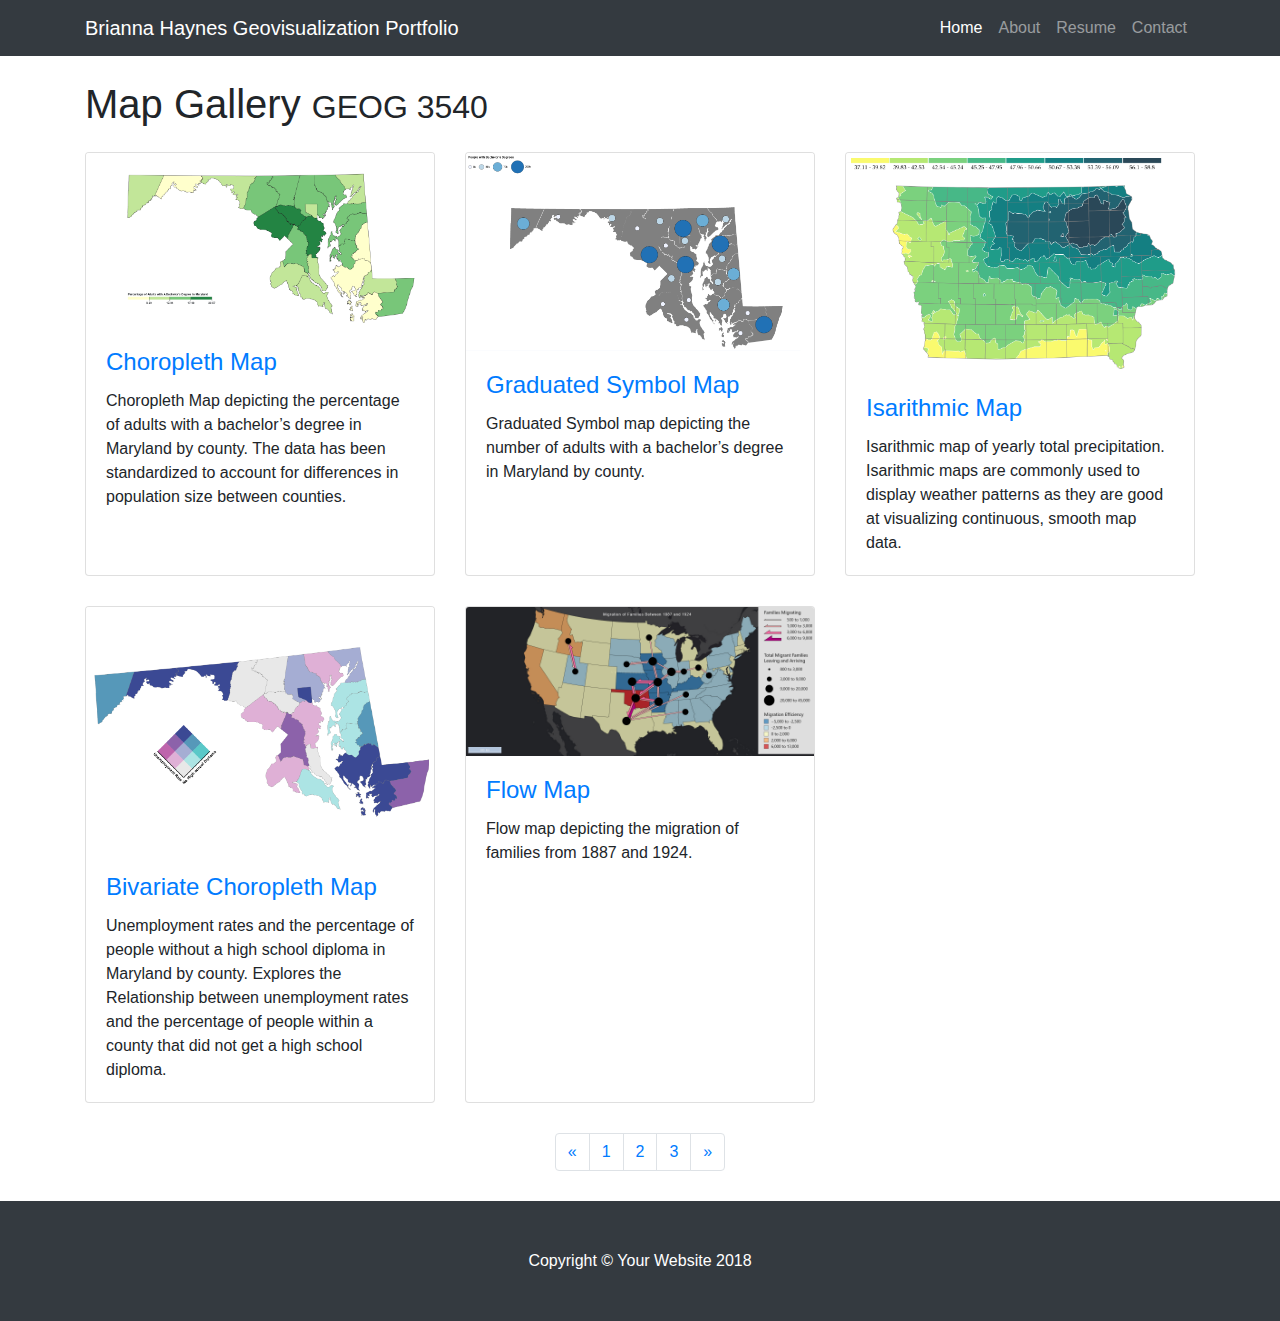
<file: index.html>
<!DOCTYPE html>
<html lang="en">

  <head>

    <meta charset="utf-8">
    <meta name="viewport" content="width=device-width, initial-scale=1, shrink-to-fit=no">
    <meta name="description" content="">
    <meta name="author" content="">

    <title>Brianna's Portfolio </title>

    <!-- Bootstrap core CSS -->
    <link href="vendor/bootstrap/css/bootstrap.min.css" rel="stylesheet">

    <!-- Custom styles for this template -->
    <link href="css/3-col-portfolio.css" rel="stylesheet">

  </head>

  <body>

    <!-- Navigation -->
    <nav class="navbar navbar-expand-lg navbar-dark bg-dark fixed-top">
      <div class="container">
        <a class="navbar-brand" href="#">Brianna Haynes Geovisualization Portfolio</a>
        <button class="navbar-toggler" type="button" data-toggle="collapse" data-target="#navbarResponsive" aria-controls="navbarResponsive" aria-expanded="false" aria-label="Toggle navigation">
          <span class="navbar-toggler-icon"></span>
        </button>
        <div class="collapse navbar-collapse" id="navbarResponsive">
          <ul class="navbar-nav ml-auto">
            <li class="nav-item active">
              <a class="nav-link" href="#">Home
                <span class="sr-only">(current)</span>
              </a>
            </li>
            <li class="nav-item">
              <a class="nav-link" href="shortbioonline.html">About</a>
            </li>
            <li class="nav-item">
              <a class="nav-link" href="files/ResumeGeoViz.pdf">Resume</a>
            </li>
            <li class="nav-item">
              <a class="nav-link" href="mailto:BriannaHaynes333@gmail.com">Contact</a>
            </li>
          </ul>
        </div>
      </div>
    </nav>

    <!-- Page Content -->
    <div class="container">

      <!-- Page Heading -->
      <h1 class="my-4">Map Gallery
        <small>GEOG 3540</small>
      </h1>

      <div class="row">
        <div class="col-lg-4 col-sm-6 portfolio-item">
          <div class="card h-100">
            <a href="https://observablehq.com/d/11badda475c46d80"><img class="card-img-top" src="images/choropleth.png" alt=""></a>
            <div class="card-body">
              <h4 class="card-title">
                <a href="https://observablehq.com/d/11badda475c46d80">Choropleth Map</a>
              </h4>
              <p class="card-text">Choropleth Map depicting the percentage of adults with a bachelor’s degree in Maryland by county. The data has been standardized to account for differences in population size between counties.</p>
            </div>
          </div>
        </div>
        <div class="col-lg-4 col-sm-6 portfolio-item">
          <div class="card h-100">
            <a href="https://observablehq.com/d/94ad3af659845dfc"><img class="card-img-top" src="images/GraduatedSymbolMap.png" alt=""></a>
            <div class="card-body">
              <h4 class="card-title">
                <a href="https://observablehq.com/d/94ad3af659845dfc">Graduated Symbol Map</a>
              </h4>
              <p class="card-text">Graduated Symbol map depicting the number of adults with a bachelor’s degree in Maryland by county.</p>
            </div>
          </div>
        </div>
        <div class="col-lg-4 col-sm-6 portfolio-item">
          <div class="card h-100">
            <a href="https://observablehq.com/@caglarkoylu/isarithmic-mapping-geog-3540"><img class="card-img-top" src="images/IsarithmicMap.png" alt=""></a>
            <div class="card-body">
              <h4 class="card-title">
                <a href="https://observablehq.com/@caglarkoylu/isarithmic-mapping-geog-3540">Isarithmic Map</a>
              </h4>
              <p class="card-text">Isarithmic map of yearly total precipitation. Isarithmic maps are commonly used to display weather patterns as they are good at visualizing continuous, smooth map data.</p>
            </div>
          </div>
        </div>
        <div class="col-lg-4 col-sm-6 portfolio-item">
          <div class="card h-100">
            <a href="https://observablehq.com/d/89f6fe0fd77a6ab7"><img class="card-img-top" src="images/BivariateMap.png" alt=""></a>
            <div class="card-body">
              <h4 class="card-title">
                <a href="https://observablehq.com/d/89f6fe0fd77a6ab7">Bivariate Choropleth Map</a>
              </h4>
              <p class="card-text">Unemployment rates and the percentage of people without a high school diploma in Maryland by county. Explores the Relationship between unemployment rates and the percentage of people within a county that did not get a high school diploma.</p>
            </div>
          </div>
        </div>
        <div class="col-lg-4 col-sm-6 portfolio-item">
          <div class="card h-100">
            <a href="Flowmap.html"><img class="card-img-top" src="images/FlowMap.png" alt=""></a>
            <div class="card-body">
              <h4 class="card-title">
                <a href="Flowmap.html">Flow Map</a>
              </h4>
              <p class="card-text">Flow map depicting the migration of families from 1887 and 1924.</p>
            </div>
          </div>
        </div>
          </div>
        </div>
      </div>
      <!-- /.row -->

      <!-- Pagination -->
      <ul class="pagination justify-content-center">
        <li class="page-item">
          <a class="page-link" href="#" aria-label="Previous">
            <span aria-hidden="true">&laquo;</span>
            <span class="sr-only">Previous</span>
          </a>
        </li>
        <li class="page-item">
          <a class="page-link" href="#">1</a>
        </li>
        <li class="page-item">
          <a class="page-link" href="#">2</a>
        </li>
        <li class="page-item">
          <a class="page-link" href="#">3</a>
        </li>
        <li class="page-item">
          <a class="page-link" href="#" aria-label="Next">
            <span aria-hidden="true">&raquo;</span>
            <span class="sr-only">Next</span>
          </a>
        </li>
      </ul>

    </div>
    <!-- /.container -->

    <!-- Footer -->
    <footer class="py-5 bg-dark">
      <div class="container">
        <p class="m-0 text-center text-white">Copyright &copy; Your Website 2018</p>
      </div>
      <!-- /.container -->
    </footer>

    <!-- Bootstrap core JavaScript -->
    <script src="vendor/jquery/jquery.min.js"></script>
    <script src="vendor/bootstrap/js/bootstrap.bundle.min.js"></script>

  </body>

</html>
</file>
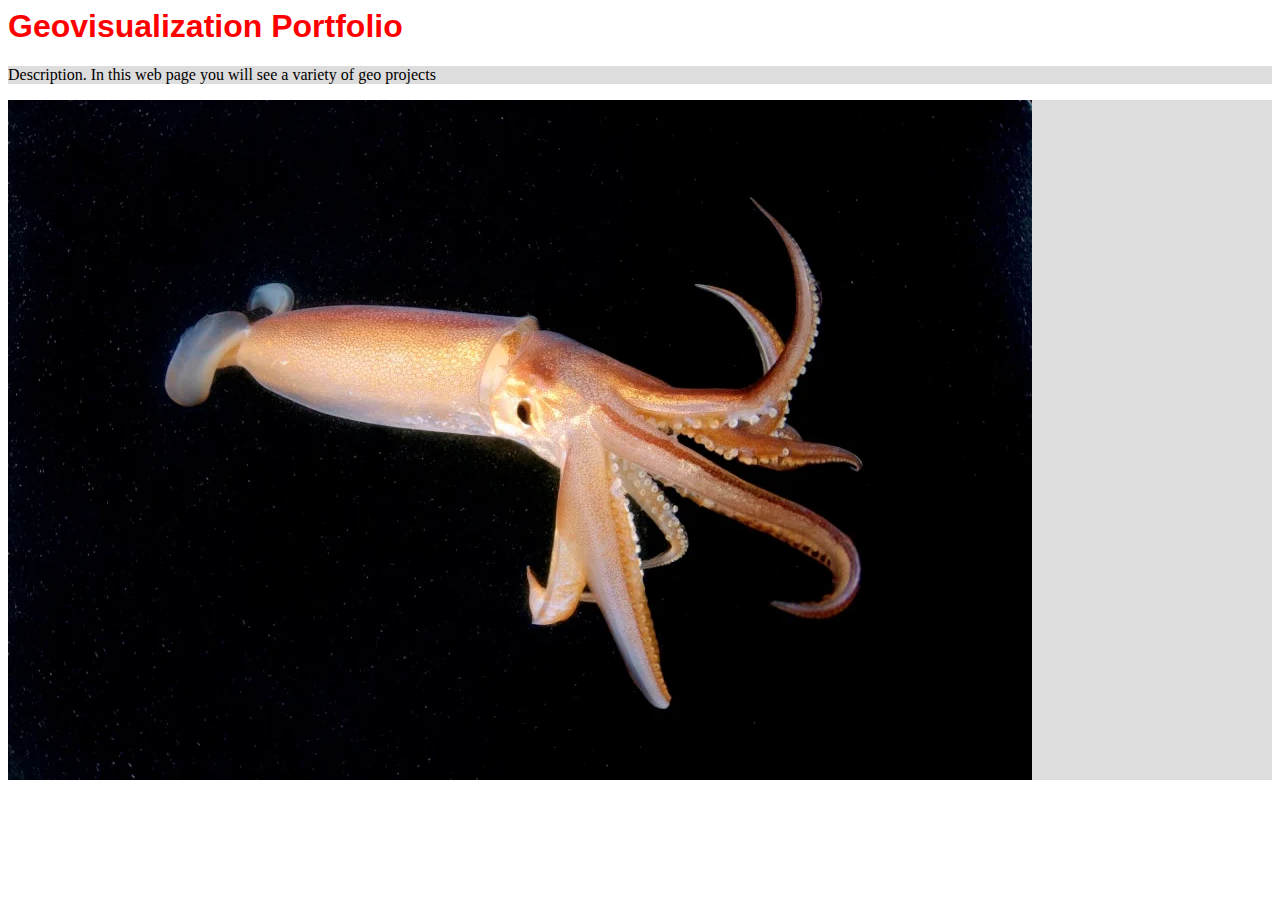
<file: First_exercise/index.html>
<!DOCTYPE html
<html>
<!-- Acts like a comment. Need to put everything within an html tag-->
<head>
  <!-- The head is for information about the document. The body is for the content.-->
  <title> Geovisualization Portfolio </title>

<link href="css/styles.css" rel="stylesheet">

</head>

<body>
  <h1>Geovisualization Portfolio </h1>
  <p> Description. In this web page you will see a variety of geo projects</p>

  <!--  <p> <a href="https://personalpage.com"> My personal webpage.</a> </p>  -->
  <p> <img src="images/squid.png"/> </p>

</body>



</html>
</file>
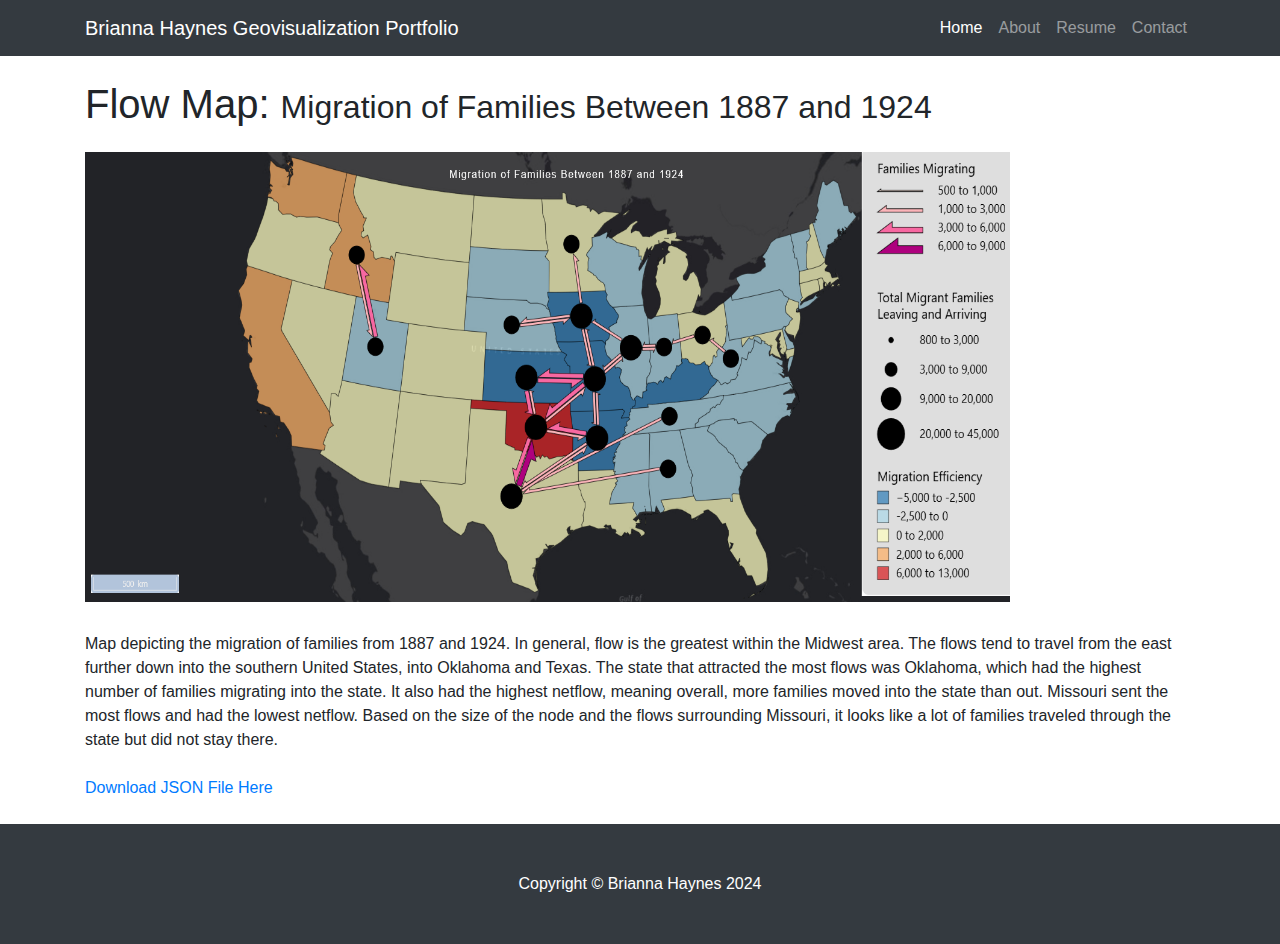
<file: Flowmap.html>
<!DOCTYPE html>
<html lang="en">

  <head>

    <meta charset="utf-8">
    <meta name="viewport" content="width=device-width, initial-scale=1, shrink-to-fit=no">
    <meta name="description" content="">
    <meta name="author" content="">

    <title>Brianna's Portfolio</title>

    <!-- Bootstrap core CSS -->
    <link href="vendor/bootstrap/css/bootstrap.min.css" rel="stylesheet">

    <!-- Custom styles for this template -->
    <link href="css/3-col-portfolio.css" rel="stylesheet">

  </head>

  <body>

    <!-- Navigation -->
    <nav class="navbar navbar-expand-lg navbar-dark bg-dark fixed-top">
      <div class="container">
        <a class="navbar-brand" href="#">Brianna Haynes Geovisualization Portfolio</a>
        <button class="navbar-toggler" type="button" data-toggle="collapse" data-target="#navbarResponsive" aria-controls="navbarResponsive" aria-expanded="false" aria-label="Toggle navigation">
          <span class="navbar-toggler-icon"></span>
        </button>
        <div class="collapse navbar-collapse" id="navbarResponsive">
          <ul class="navbar-nav ml-auto">
            <li class="nav-item active">
              <a class="nav-link" href="index.html">Home
                <span class="sr-only">(current)</span>
              </a>
            </li>
            <li class="nav-item">
              <a class="nav-link" href="#">About</a>
            </li>
            <li class="nav-item">
              <a class="nav-link" href="files/ResumeGeoViz.pdf">Resume</a>
            </li>
            <li class="nav-item">
              <a class="nav-link" href="mailto:Briannahaynes333@gmail.com">Contact</a>
            </li>
          </ul>
        </div>
      </div>
    </nav>

    <!-- Page Content -->
    <div class="container">

      <!-- Page Heading -->
      <h1 class="my-4">Flow Map:
        <small>Migration of Families Between 1887 and 1924</small>
      </h1>

      <div class="row">
        <figure
          <div class="col-lg-4 col-sm-6 portfolio-item">
              <img src="images/FlowMap.png" alt="" width="925" height="450">
         </div>
         <figcaption>  Map depicting the migration of families from 1887 and 1924. In general, flow is the greatest within the Midwest area. The flows tend to travel from the east further down into the southern United States, into Oklahoma and Texas. The state that attracted the most flows was Oklahoma, which had the highest number of families migrating into the state. It also had the highest netflow, meaning overall, more families moved into the state than out. Missouri sent the most flows and had the lowest netflow. Based on the size of the node and the flows surrounding Missouri, it looks like a lot of families traveled through the state but did not stay there.
           <br>
           <br>
              <a href="/files/MigrationFlowMap.json" download="MigrationFlowMap">Download JSON File Here</a>
              <br>
              <br>
         </figcaption>
</figure>


      </div>
      <!-- /.row -->


    </div>
    <!-- /.container -->

    <!-- Footer -->
    <footer class="py-5 bg-dark">
      <div class="container">
        <p class="m-0 text-center text-white">Copyright &copy; Brianna Haynes 2024</p>
      </div>
      <!-- /.container -->
    </footer>

    <!-- Bootstrap core JavaScript -->
    <script src="vendor/jquery/jquery.min.js"></script>
    <script src="vendor/bootstrap/js/bootstrap.bundle.min.js"></script>

  </body>

</html>
</file>
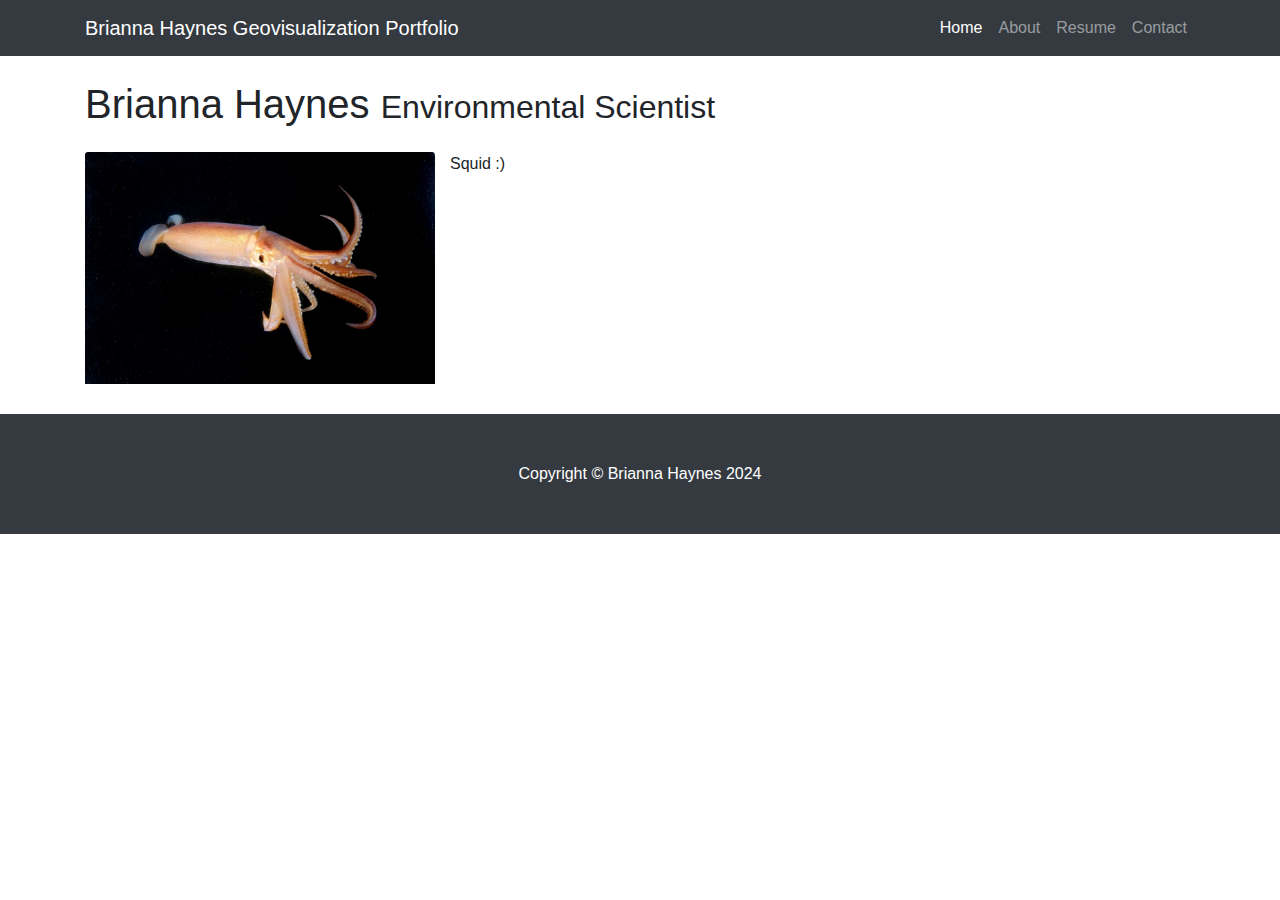
<file: shortbio.html>
<!DOCTYPE html>
<html lang="en">

  <head>

    <meta charset="utf-8">
    <meta name="viewport" content="width=device-width, initial-scale=1, shrink-to-fit=no">
    <meta name="description" content="">
    <meta name="author" content="">

    <title>Brianna's Portfolio </title>

    <!-- Bootstrap core CSS -->
    <link href="vendor/bootstrap/css/bootstrap.min.css" rel="stylesheet">

    <!-- Custom styles for this template -->
    <link href="css/3-col-portfolio.css" rel="stylesheet">

  </head>

  <body>

    <!-- Navigation -->
    <nav class="navbar navbar-expand-lg navbar-dark bg-dark fixed-top">
      <div class="container">
        <a class="navbar-brand" href="#">Brianna Haynes Geovisualization Portfolio</a>
        <button class="navbar-toggler" type="button" data-toggle="collapse" data-target="#navbarResponsive" aria-controls="navbarResponsive" aria-expanded="false" aria-label="Toggle navigation">
          <span class="navbar-toggler-icon"></span>
        </button>
        <div class="collapse navbar-collapse" id="navbarResponsive">
          <ul class="navbar-nav ml-auto">
            <li class="nav-item active">
              <a class="nav-link" href="index.html">Home
                <span class="sr-only">(current)</span>
              </a>
            </li>
            <li class="nav-item">
              <a class="nav-link" href="#">About</a>
            </li>
            <li class="nav-item">
              <a class="nav-link" href="files/ResumeGeoViz.pdf">Resume</a>
            </li>
            <li class="nav-item">
              <a class="nav-link" href="mailto:BriannaHaynes333@gmail.com">Contact</a>
            </li>
          </ul>
        </div>
      </div>
    </nav>

    <!-- Page Content -->
    <div class="container">

      <!-- Page Heading -->
      <h1 class="my-4">Brianna Haynes
        <small>Environmental Scientist</small>
      </h1>

      <div class="row">
        <div class="col-lg-4 col-sm-6 portfolio-item">
        <img class="card-img-top" src="images/squid.png" alt="">
</div>
<p class="card-text">Squid :) </p>



      </div>
      <!-- /.row -->

      <!-- Pagination -->

    </div>
    <!-- /.container -->

    <!-- Footer -->
    <footer class="py-5 bg-dark">
      <div class="container">
        <p class="m-0 text-center text-white">Copyright &copy; Brianna Haynes 2024</p>
      </div>
      <!-- /.container -->
    </footer>

    <!-- Bootstrap core JavaScript -->
    <script src="vendor/jquery/jquery.min.js"></script>
    <script src="vendor/bootstrap/js/bootstrap.bundle.min.js"></script>

  </body>

</html>
</file>
<file: First_exercise/css/styles.css>
p {
  background-color: #dddddd
}

h1 {
  font-family: Verdana, Geneva, sans-serif;
  color: red
}

a:hover{
  color: green
}
</file>
<file: css/3-col-portfolio.css>
/*!
 * Start Bootstrap - 3 Col Portfolio (https://startbootstrap.com/template-overviews/3-col-portfolio)
 * Copyright 2013-2018 Start Bootstrap
 * Licensed under MIT (https://github.com/BlackrockDigital/startbootstrap-3-col-portfolio/blob/master/LICENSE)
 */

body {
  padding-top: 54px;
}

@media (min-width: 992px) {
  body {
    padding-top: 56px;
  }
}

.portfolio-item {
  margin-bottom: 30px;
}

.pagination {
  margin-bottom: 30px;
}
</file>
